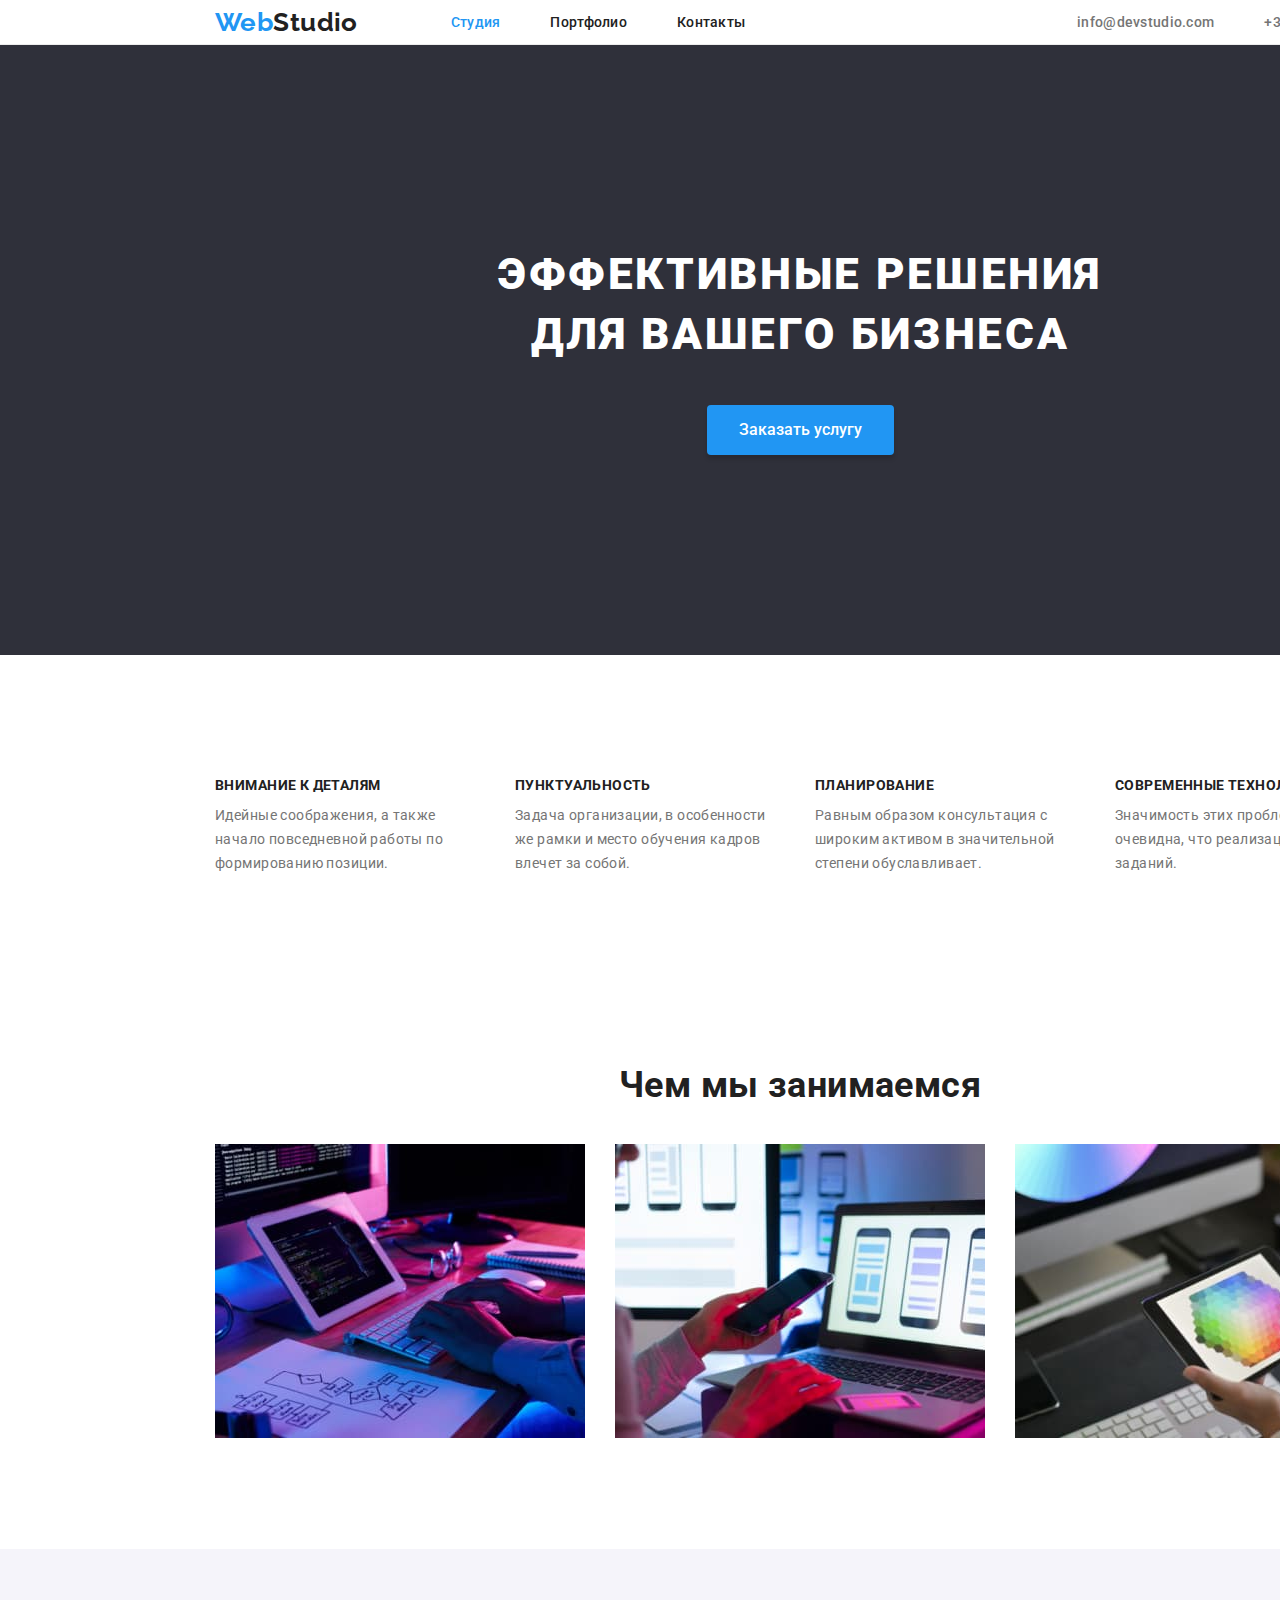
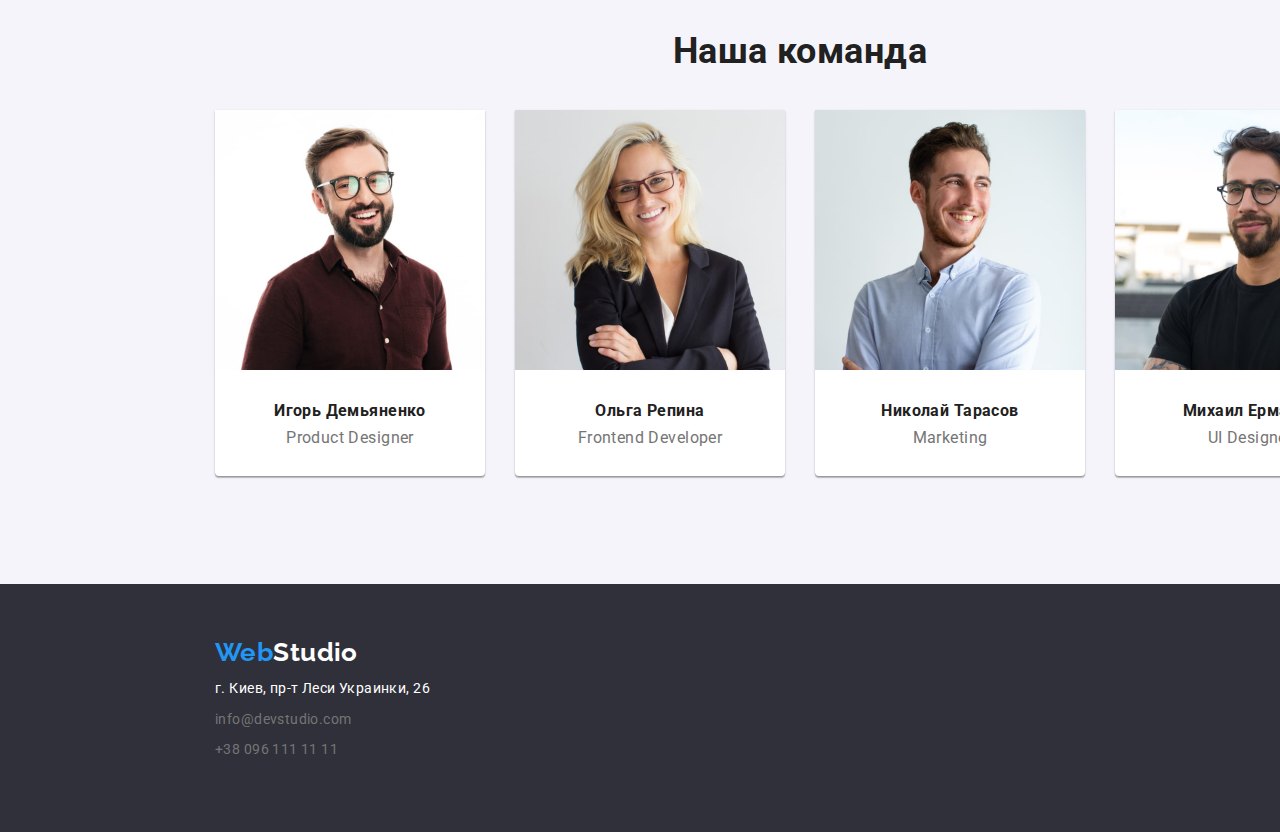
<file: index.html>
<!DOCTYPE html>
<html lang="ru">
<head>
    <meta charset="UTF-8">
    <meta http-equiv="X-UA-Compatible" content="IE=edge">
    <meta name="viewport" content="width=device-width, initial-scale=1.0">
    <title>Web Studio - Студия</title>
    <link rel="preconnect" href="https://fonts.gstatic.com">
    <link href="https://fonts.googleapis.com/css2?family=Raleway:wght@700&family=Roboto:wght@400;500;700;900&display=swap"
        rel="stylesheet">
    <link rel="stylesheet" href="./css/styles.css">
</head>
<body>
    <header class="page-header">
        <nav class="page-nav">
            <a class="company-logo" href="./index.html"><span class="highlight">Web</span>Studio</a>
            <ul class="navigation-list">
                <li>
                    <a class="navigation-link highlight" href="./index.html">Студия</a>
                </li>
                <li>
                    <a class="navigation-link" href="./portfolio.html">Портфолио</a>
                </li>
                <li>
                    <a class="navigation-link" href="">Контакты</a>
                </li>
            </ul>
        </nav>
        <a class="header-contact-link" href="mailto:info@devstudio.com">info@devstudio.com</a>
        <a class="header-contact-link" href="tel:+380961111111">+38 096 111 11 11</a>
    </header>
    <main>
        <section class="hello">
            <h1 class="motto">Эффективные решения для вашего бизнеса</h1>
            <button type="button" class="order-button">Заказать услугу</button>
        </section>
        <section class="about-us">
            <h2 class="hidden">Сильные стороны</h2>
            <ul class="qualities-list">
                <li class="quality">
                    <h3 class="quality-name">Внимание к деталям</h3>
                    <p class="quality-explanation">Идейные соображения, а также начало повседневной работы по формированию позиции.</p>
                </li>
                <li class="quality">
                    <h3 class="quality-name">Пунктуальность</h3>
                    <p class="quality-explanation">Задача организации, в особенности же рамки и место обучения кадров влечет за собой.</p>
                </li>
                <li class="quality">
                    <h3 class="quality-name">Планирование</h3>
                    <p class="quality-explanation">Равным образом консультация с широким активом в значительной степени обуславливает.</p>
                </li>
                <li class="quality">
                    <h3 class="quality-name">Современные технологии</h3>
                    <p class="quality-explanation">Значимость этих проблем настолько очевидна, что реализация плановых заданий.</p>
                </li>
            </ul>
        </section>
        <section class="about-us">
            <h2 class="about-us-title">Чем мы занимаемся</h2>
            <ul class="what-we-do-list">
                <li class="what-we-do">
                    <img src="./images/what-we-do1.jpg"
                         alt="Программное обеспечение"
                         title="Программное обеспечение"
                         width=370>
                         <!--параметр title отвечает за текст, отображаемый
                             при наведении мышки на изображение-->
                </li>
                <li class="what-we-do">
                    <img src="./images/what-we-do2.jpg"
                         alt="Мобильные приложения"
                         title="Мобильные приложения"
                         width=370>
                </li>
                <li class="what-we-do">
                    <img src="./images/what-we-do3.jpg"
                         alt="Веб-дизайн"
                         title="Веб-дизайн"
                         width=370>
                </li>
            </ul>
        </section>
        <section class="team">
            <h2 class="about-us-title">Наша команда</h2>
            <ul class="team-list">
                <li class="team-member">
                    <img src="./images/person1.jpg" alt="Игорь Демьяненко" width=270>
                    <h3 class="team-member-name">Игорь Демьяненко</h3>
                    <p class="team-member-job">Product Designer</p>
                </li>
                <li class="team-member">
                    <img src="./images/person2.jpg" alt="Ольга Репина" width=270>
                    <h3 class="team-member-name">Ольга Репина</h3>
                    <p class="team-member-job">Frontend Developer</p>
                </li>
                <li class="team-member">
                    <img src="./images/person3.jpg" alt="Николай Тарасов" width=270>
                    <h3 class="team-member-name">Николай Тарасов</h3>
                    <p class="team-member-job">Marketing</p>
                </li>
                <li class="team-member">
                    <img src="./images/person4.jpg" alt="Михаил Ермаков" width=270>
                    <h3 class="team-member-name">Михаил Ермаков</h3>
                    <p class="team-member-job">UI Designer</p>
                </li>
            </ul>
        </section>
    </main>
    <footer class="page-footer">
        <a class="company-logo" href="./index.html"><span class="highlight">Web</span>Studio</a>
        <address class="footer-address">
            <p class="footer-contact">г. Киев, пр-т Леси Украинки, 26</p>
            <p><a class="footer-contact-link" href="mailto:info@devstudio.com">info@devstudio.com</a></p>
            <p><a class="footer-contact-link" href="tel:+380961111111">+38 096 111 11 11</a></p>
        </address>
    </footer>
</body>
</html>
</file>
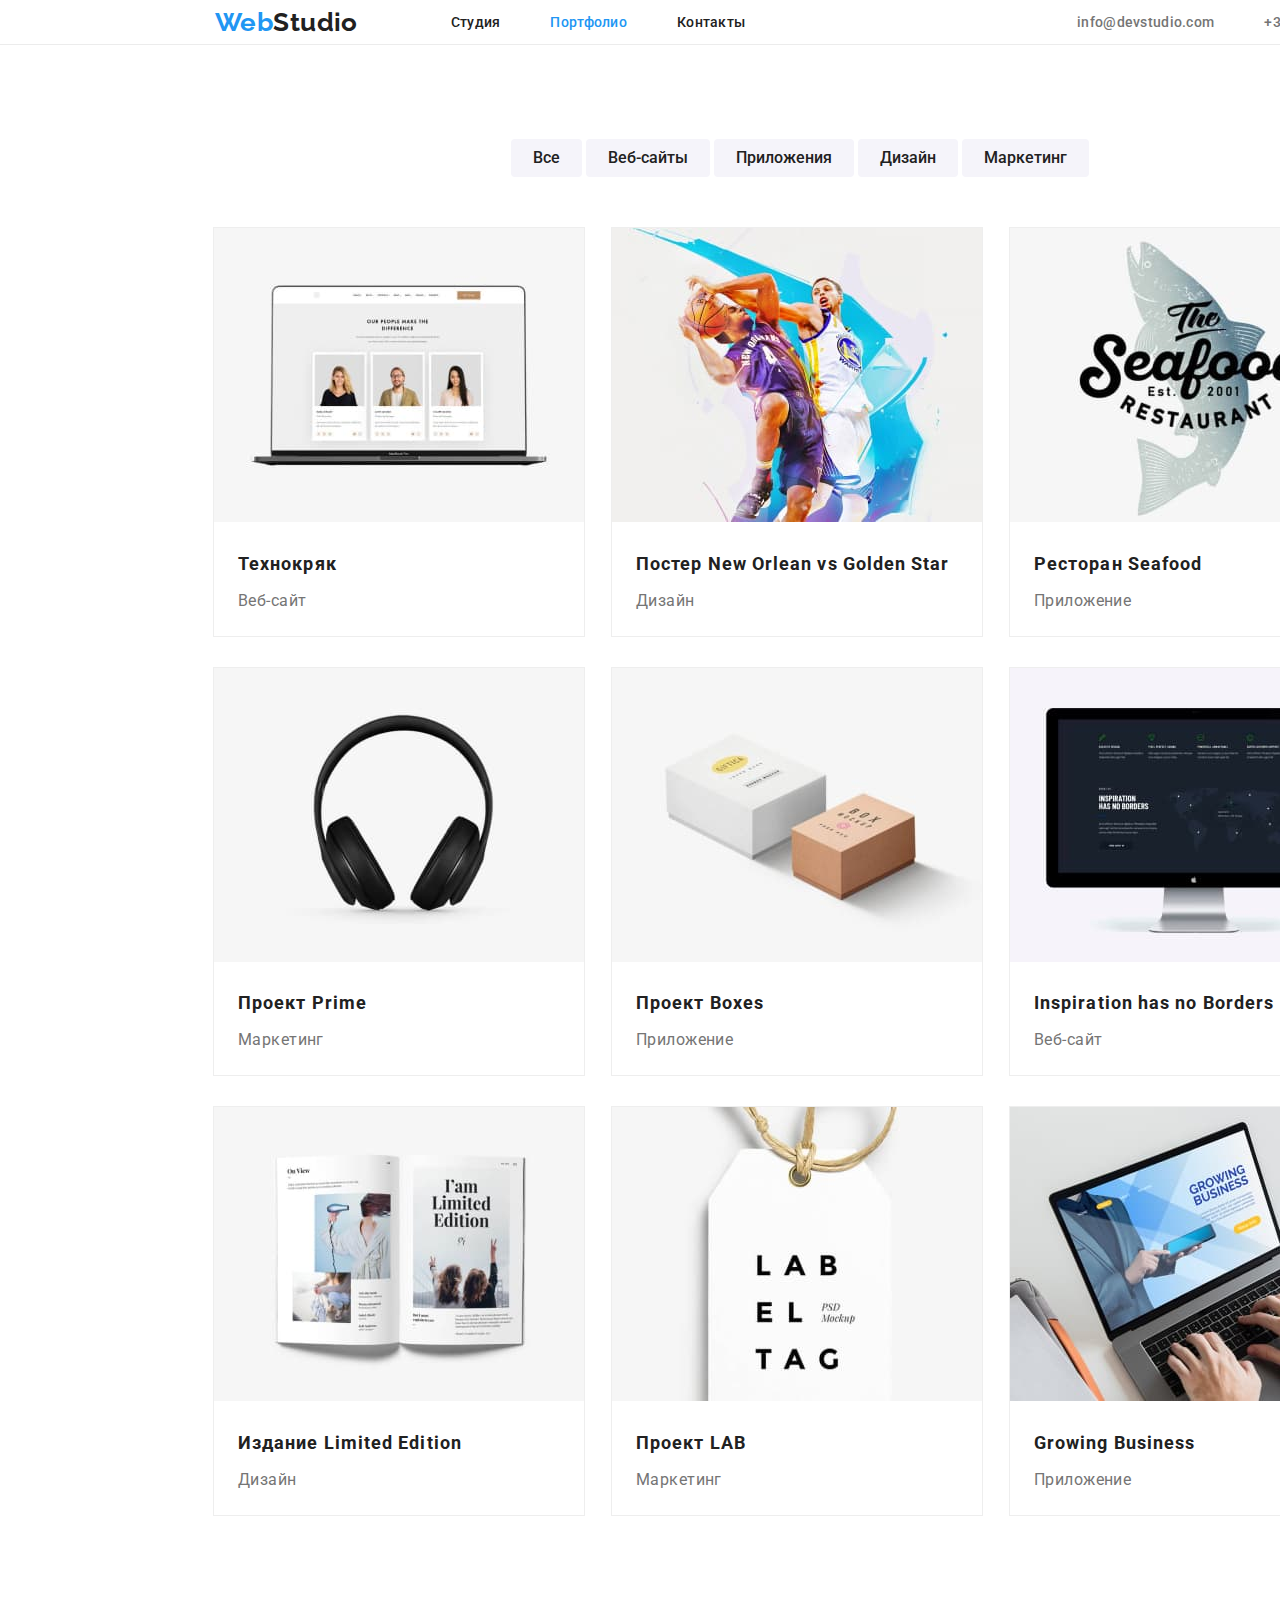
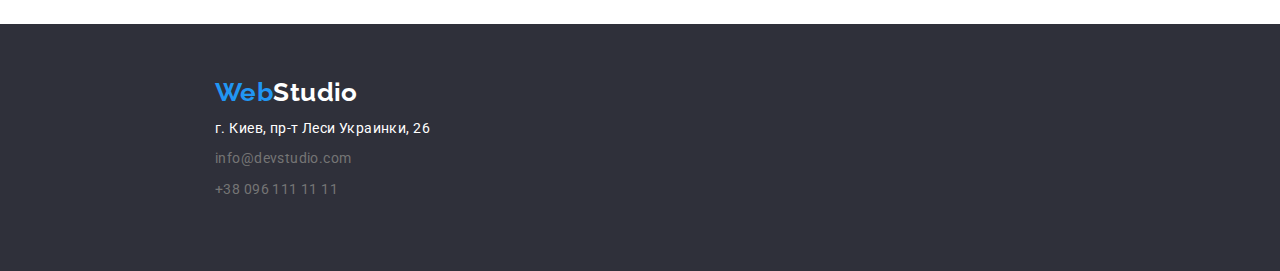
<file: portfolio.html>
<!DOCTYPE html>
<html lang="en">
<head>
    <meta charset="UTF-8">
    <meta http-equiv="X-UA-Compatible" content="IE=edge">
    <meta name="viewport" content="width=device-width, initial-scale=1.0">
    <title>Web Studio - Портфолио</title>
    <link rel="preconnect" href="https://fonts.gstatic.com">
    <link href="https://fonts.googleapis.com/css2?family=Raleway:wght@700&family=Roboto:wght@400;500;700;900&display=swap"
        rel="stylesheet">
    <link rel="stylesheet" href="./css/styles.css">
</head>
<body>
    <header class="page-header">
        <nav class="page-nav">
            <a class="company-logo" href="./index.html"><span class="highlight">Web</span>Studio</a>
            <ul class="navigation-list">
                <li>
                    <a class="navigation-link" href="./index.html">Студия</a>
                </li>
                <li>
                    <a class="navigation-link highlight" href="./portfolio.html">Портфолио</a>
                </li>
                <li>
                    <a class="navigation-link" href="">Контакты</a>
                </li>
            </ul>
        </nav>
        <a class="header-contact-link" href="mailto:info@devstudio.com">info@devstudio.com</a>
        <a class="header-contact-link" href="tel:+380961111111">+38 096 111 11 11</a>
    </header>
    <main>
        <section class="portfolio">
            <ul class="filter-list">
                <li class="filter"><button type="button" class="filter-button">Все</button></li>
                <li class="filter"><button type="button" class="filter-button">Веб-сайты</button></li>
                <li class="filter"><button type="button" class="filter-button">Приложения</button></li>
                <li class="filter"><button type="button" class="filter-button">Дизайн</button></li>
                <li class="filter"><button type="button" class="filter-button">Маркетинг</button></li>
            </ul>
            <ul class="portfolio-list">
                <li class="portfolio-element">
                    <a href=""><img src="./images/img1.jpg" alt="Веб-сайт Технокряк" width=370>
                    <h3 class="portfolio-element-title">Технокряк</h3>
                    <p class="portfolio-element-description">Веб-сайт</p></a>
                </li>
                <li class="portfolio-element">
                    <a href=""><img src="./images/img2.jpg" alt="Дизайн постера New Orlean vs Golden Star" width=370>
                    <h3 class="portfolio-element-title">Постер New Orlean vs Golden Star</h3>
                    <p class="portfolio-element-description">Дизайн</p></a>
                </li>
                <li class="portfolio-element">
                    <a href=""><img src="./images/img3.jpg" alt="Приложение Ресторан Seafood" width=370>
                    <h3 class="portfolio-element-title">Ресторан Seafood</h3>
                    <p class="portfolio-element-description">Приложение</p></a>
                </li>
                <li class="portfolio-element">
                    <a href=""><img src="./images/img4.jpg" alt="Маркетинг проекта Prime" width=370>
                    <h3 class="portfolio-element-title">Проект Prime</h3>
                    <p class="portfolio-element-description">Маркетинг</p></a>
                </li>
                <li class="portfolio-element">
                    <a href=""><img src="./images/img5.jpg" alt="Приложение Проект Boxes" width=370>
                    <h3 class="portfolio-element-title">Проект Boxes</h3>
                    <p class="portfolio-element-description">Приложение</p></a>
                </li>
                <li class="portfolio-element">
                    <a href=""><img src="./images/img6.jpg" alt="Веб-сайт Inspiration has no Borders" width=370>
                    <h3 class="portfolio-element-title">Inspiration has no Borders</h3>
                    <p class="portfolio-element-description">Веб-сайт</p></a>
                </li>
                <li class="portfolio-element">
                    <a href=""><img src="./images/img7.jpg" alt="Дизайн издания Limited Edition" width=370>
                    <h3 class="portfolio-element-title">Издание Limited Edition</h3>
                    <p class="portfolio-element-description">Дизайн</p></a>
                </li>
                <li class="portfolio-element">
                    <a href=""><img src="./images/img8.jpg" alt="Маркетинг проекта LAB" width=370>
                    <h3 class="portfolio-element-title">Проект LAB</h3>
                    <p class="portfolio-element-description">Маркетинг</p></a>
                </li>
                <li class="portfolio-element">
                    <a href=""><img src="./images/img9.jpg" alt="Приложение Growing Business" width=370>
                    <h3 class="portfolio-element-title">Growing Business</h3>
                    <p class="portfolio-element-description">Приложение</p></a>
                </li>
            </ul>
        </section>
    </main>
    <footer class="page-footer">
        <a class="company-logo" href="./index.html"><span class="highlight">Web</span>Studio</a>
        <address class="footer-address">
            <p class="footer-contact">г. Киев, пр-т Леси Украинки, 26</p>
            <p><a class="footer-contact-link" href="mailto:info@devstudio.com">info@devstudio.com</a></p>
            <p><a class="footer-contact-link" href="tel:+380961111111">+38 096 111 11 11</a></p>
        </address>
    </footer>
</body>
</html>
</file>
<file: css/styles.css>
:root {
  --main-color: #212121;
  --secondary-color: #757575;
  --highlight-color: #2196f3;
  --background-light: #ffffff;
  --background-medium: #f5f4fa;
  --background-dark: #2f303a;
}

body {
  font-family: "Roboto", sans-serif;
  font-size: 14px;
  line-height: 1.172em;
  letter-spacing: 0.03em;
  color: var(--main-color);
  background: #e5e5e5;
  /* background-color: var(--background-light); */
  width: 1600px;
  margin: auto;
}

.page-header {
  background-color: var(--background-light);
  padding: 0 215px;
  display: flex;
  align-items: center;
  border: 1px #ececec;
  border-style: none none solid none;
}

.page-nav {
  display: flex;
  align-items: center;
  /* flex-grow: 1; */
}

.company-logo {
  display: block;
  font-family: "Raleway", sans-serif;
  font-weight: 700;
  font-size: 26px;
  text-decoration: unset;
  color: var(--main-color);
  /* margin: 24px 93px 25px 0; */
}

.navigation-list,
.qualities-list,
.what-we-do-list,
.team-list,
.filter-list,
.portfolio-list {
  list-style: none;
  padding: 0;
  display: flex;
  flex-wrap: wrap;
}

.navigation-list {
  margin-left: 93px;
}

.navigation-list > li + li {
  margin-left: 50px;
}

.navigation-link {
  font-weight: 500;
  letter-spacing: 0.02em;
  text-decoration: unset;
  color: var(--main-color);
}

.header-contact-link {
  font-weight: 500;
  letter-spacing: 0.02em;
  text-decoration: unset;
  color: var(--secondary-color);
  margin-left: auto;
}

.header-contact-link + .header-contact-link {
  margin-left: 50px;
}

/* Класс highlight работает только, если описан ниже классов, к которым применяется. 
   Как бы его хитрее решить-то? */
.highlight,
.navigation-link:hover,
.navigation-link:focus,
.header-contact-link:hover,
.header-contact-link:focus,
.footer-contact-link:hover,
.footer-contact-link:focus {
  color: var(--highlight-color);
}

.hello {
  background-color: var(--background-dark);
  text-align: center;
  padding: 200px 452px;
}

.motto {
  font-size: 44px;
  font-weight: 900;
  color: var(--background-light);
  line-height: 1.36em;
  letter-spacing: 0.06em;
  text-transform: uppercase;
  margin: 0 0 40px 0;
}

.order-button,
.filter-button {
  font-family: "Roboto", sans-serif;
  font-weight: 500;
  font-size: 16px;
  border: none;
  border-radius: 4px;
}

.order-button {
  line-height: 1.875em;
  padding: 10px 32px;
  box-shadow: 0px 4px 4px rgba(0, 0, 0, 0.15);
}

.filter-button {
  line-height: 1.625em;
  padding: 6px 22px;
}

.order-button,
.filter-button:hover {
  color: var(--background-light);
  background-color: var(--highlight-color);
}

.order-button:hover,
.filter-button {
  color: var(--main-color);
  background-color: var(--background-medium);
}

.filter-button:hover {
  box-shadow: 0px 3px 1px rgba(0, 0, 0, 0.1), 0px 1px 2px rgba(0, 0, 0, 0.08),
    0px 2px 2px rgba(0, 0, 0, 0.12);
}

.about-us,
.portfolio {
  background-color: var(--background-light);
  padding: 94px 200px;
}

.hidden {
  display: none;
}

.quality {
  margin: 0 15px;
  width: 270px;
}

.quality-name {
  font-size: 14px;
  font-weight: 700;
  line-height: 1.17;
  text-transform: uppercase;
  margin-bottom: 10px;
}

.quality-explanation {
  color: var(--secondary-color);
  line-height: 1.714em;
  margin: 0;
}

.about-us-title {
  font-size: 36px;
  text-align: center;
  margin: 0 0 50px 0;
}

.what-we-do {
  margin: 0 15px;
}

.team {
  background-color: var(--background-medium);
  padding: 94px 200px;
}

.team-member {
  background-color: var(--background-light);
  margin: 0 15px;
  box-shadow: 0px 1px 3px rgba(0, 0, 0, 0.12), 0px 1px 1px rgba(0, 0, 0, 0.14),
    0px 2px 1px rgba(0, 0, 0, 0.2);
  border-radius: 0px 0px 4px 4px;
}

.team-member-name {
  font-size: 16px;
  text-align: center;
  margin: 30px 0 10px;
}

.team-member-job {
  font-size: 16px;
  color: var(--secondary-color);
  text-align: center;
  margin: 0;
  padding: 0 0 30px;
}

.filter-list {
  justify-content: center;
  /* text-align: center; */
  margin: 0 0 20px;
}

.filter {
  margin: 0;
}

.filter + .filter {
  margin-left: 4px;
  /* margin: 0 4px; */
}

.portfolio-element {
  margin: 30px 13px 0; /* 15-border*2 */
  border: 1px solid #eeeeee;
  box-sizing: border-box;
}

.portfolio-element > a {
  text-decoration: none;
  color: unset;
}

.portfolio-element-title {
  font-size: 18px;
  line-height: 2em;
  letter-spacing: 0.06em;
  margin: 0;
  padding: 20px 0 0 24px; /* made by padding to increase the clickable area */
}

.portfolio-element-description {
  font-size: 16px;
  line-height: 1.875em;
  color: var(--secondary-color);
  margin: 0;
  padding: 4px 0 20px 24px; /* made by padding to increase the clickable area */
}

.page-footer {
  background-color: var(--background-dark);
  padding: 60px 215px;
}

.page-footer .company-logo {
  color: var(--background-light);
  margin: 0 0 20px 0;
}

.footer-address {
  font-style: normal;
}

.footer-contact {
  color: var(--background-light);
  margin-top: 9px;
}

.footer-contact-link {
  text-decoration: unset;
  color: var(--secondary-color);
}
</file>
